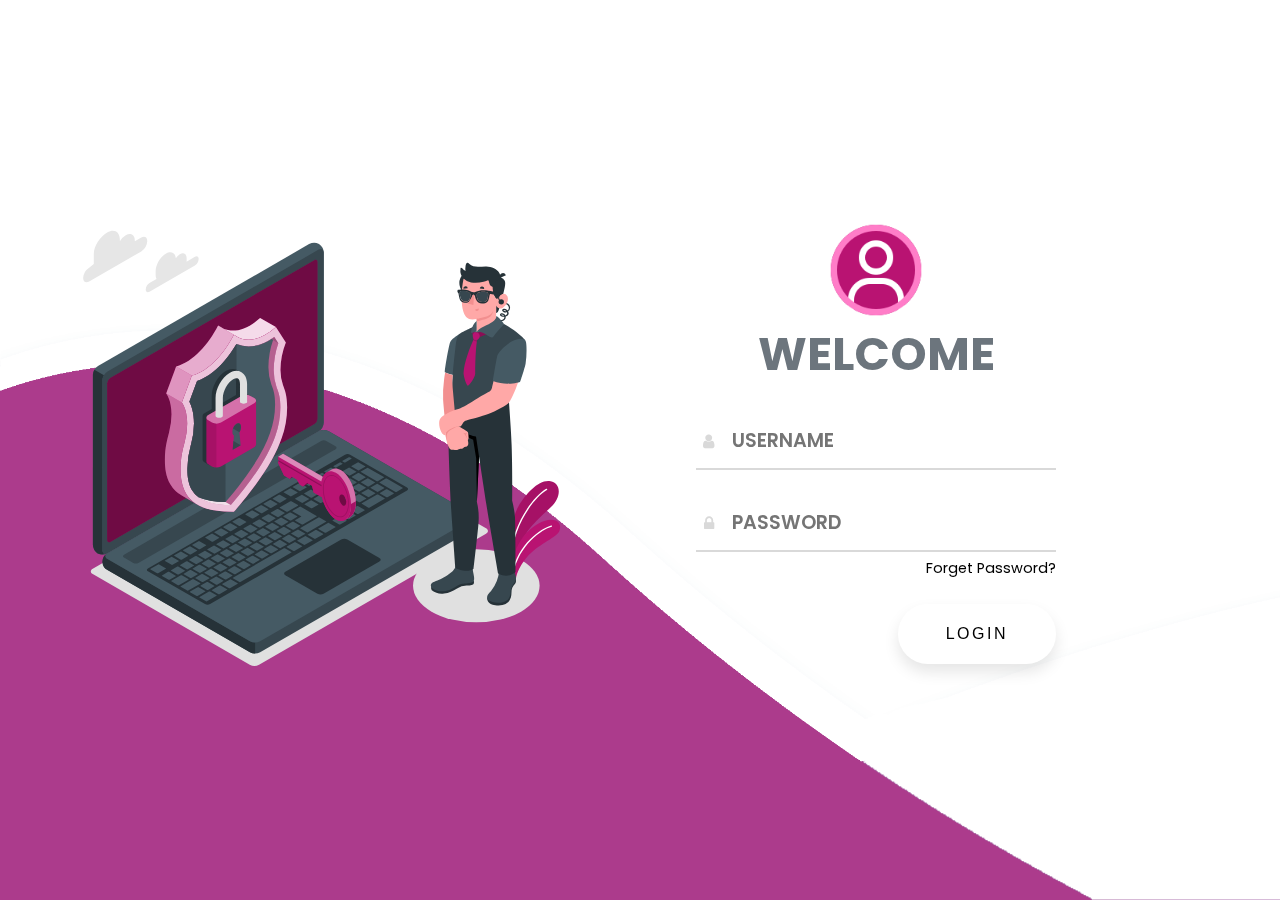
<file: index.html>
<!DOCTYPE html>
<html lang="en">

<head>
    <meta charset="utf-8">
    <title> Inventory Management System </title>
    <meta name="viewport" content="width=device-width, initial-scale=1.0, minimal-ui">

    <!-- stylesheet -->
    <link rel="stylesheet" href="assets/css/style.css">
    
    <!-- fonts and icons -->
    <link rel="preconnect" href="https://fonts.googleapis.com">
    <link rel="preconnect" href="https://fonts.gstatic.com" crossorigin>
    <link
        href="https://fonts.googleapis.com/css2?family=Poppins:ital,wght@0,100;0,200;0,300;0,400;0,500;0,600;0,700;0,800;0,900;1,100;1,200;1,300;1,400;1,500;1,600;1,700;1,800;1,900&display=swap"
        rel="stylesheet">
    <link rel="stylesheet" href="https://stackpath.bootstrapcdn.com/font-awesome/4.7.0/css/font-awesome.min.css">
</head>

<body>
    <img decoding="async" class="wave" src="assets\images\wave.png" alt="wave image">
    <div class="container">
        <div class="img">
            <img decoding="async" src="assets\images\login.svg" alt="login image">
        </div>
        <div class="login-content">
            <form action="dashboard.html" >
                <img decoding="async" src="assets\images\user.png" alt="user image">
                <h2 class="title">Welcome</h2>
                <div class="input-div one">
                    <div class="i">
                        <i class="fa fa-user"></i>
                    </div>
                    <div class="div">
                        <input required=""  type="text" class="input" placeholder="USERNAME">
                    </div>
                </div>
                <div class="input-div pass">
                    <div class="i">
                        <i class="fa fa-lock"></i>
                    </div>
                    <div class="div">
                        <input required="" type="password" class="input" placeholder="PASSWORD">
                    </div>
                </div>
                <a href="validation.html">Forget Password?</a>
                <input type="submit" class="btn d-block mr-0 ml-auto" value="LOGIN">
            </form>
        </div>
    </div>
</body>
</html>
</file>
<file: assets/css/style.css>
* {
    padding: 0;
    margin: 0;
    box-sizing: border-box;
}

:root {
    --background: #B91372;
    --background-shadow: #94155d;
    --shadow: #d9d9d9;
    --blue: #0d6efd;
    --indigo: #6610f2;
    --purple: #6f42c1;
    --pink: #d63384;
    --red: #dc3545;
    --orange: #fd7e14;
    --yellow: #ffc107;
    --green: #198754;
    --teal: #20c997;
    --cyan: #0dcaf0;
    --white: #fff;
    --black: #000;
    --gray: #6c757d;
    --gray-dark: #343a40;
    --primary: #0d6efd;
    --secondary: #6c757d;
    --success: #198754;
    --info: #0dcaf0;
    --warning: #ffc107;
    --danger: #dc3545;
    --light: #f8f9fa;
    --dark: #212529;

}

body {
    font-family: 'Poppins', sans-serif;
    overflow: hidden;
}

/*----------- LOGIN PAGE -----------*/
.wave {
    position: fixed;
    bottom: 0;
    left: 0;
    height: 130%;
    z-index: -1;
}

.container {
    width: 100vw;
    height: 100vh;
    display: grid;
    grid-template-columns: repeat(2, 1fr);
    grid-gap: 7rem;
    padding: 0 2rem;
}

.img {
    display: flex;
    justify-content: flex-end;
    align-items: center;
}

.login-content {
    display: flex;
    justify-content: flex-start;
    align-items: center;
    text-align: center;
}

.img img {
    width: 550px;
}

form {
    width: 360px;
}

.title{
    align-items: center;
    text-align: center;
    padding-bottom: 2rem;
}

.login-content img {
    height: 100px;
}

.login-content h2 {
    margin: 15px 0;
    color: var(--gray);
    text-transform: uppercase;
    font-size: 2.9rem;
}

.login-content .input-div {
    position: relative;
    display: grid;
    grid-template-columns: 7% 93%;
    margin: 25px 0;
    padding: 5px 0;
    border-bottom: 2px solid var(--shadow);
}

.login-content .input-div.one {
    margin-top: 0;
}

.i {
    color: var(--shadow);
    display: flex;
    justify-content: center;
    align-items: center;
}

.i i {
    transition: .3s;
}

.input-div>div {
    position: relative;
    height: 45px;
}

.input-div>div>h5 {
    position: absolute;
    left: 10px;
    top: 50%;
    transform: translateY(-50%);
    color: var(--gray1);
    font-size: 18px;
    transition: .3s;
}

.input-div:before,
.input-div:after {
    content: '';
    position: absolute;
    bottom: -2px;
    width: 0%;
    height: 2px;
    background-color: var(--background);
    transition: .4s;
}

.input-div:before {
    right: 50%;
}

.input-div:after {
    left: 50%;
}

.input-div.focus:before,
.input-div.focus:after {
    width: 50%;
}

.input-div.focus>div>h5 {
    top: -5px;
    font-size: 15px;
}

.input-div.focus>.i>i {
    color: var(--background);
}

.input-div>div>input {
    position: absolute;
    left: 0;
    top: 0;
    width: 100%;
    height: 100%;
    border: none;
    outline: none;
    background: none;
    padding: 0.5rem 0.7rem;
    font-size: 1.2rem;
    color: var(--gray1);
    font-family: 'poppins', sans-serif;
}

.input-div.pass {
    margin-bottom: 4px;
}

a {
    display: block;
    text-align: right;
    text-decoration: none;
    color: var(--gray1);
    font-size: 0.9rem;
    transition: .3s;
}

a:hover {
    color: var(--background);
}

.btn {
    text-align: center;
    display: block;
    margin: 1rem 0;
    margin-top: 1.5rem;
    padding: 1.3em 3em;
    font-size: 1rem;
    text-transform: uppercase;
    letter-spacing: 2.5px;
    font-weight: 500;
    color: #000;
    background-color: #fff;
    border: none;
    border-radius: 45px;
    box-shadow: 0px 8px 15px rgba(0, 0, 0, 0.1);
    transition: all 0.3s ease 0s;
    cursor: pointer;
    outline: none;
    margin-right: 0;
}

.btn:hover {
    background-color: var(--background);
    box-shadow: 0px 15px 20px rgba(166, 17, 102, 0.4);
    color: #fff;
    transform: translateY(-7px);
}

.btn:active {
    transform: translateY(-1px);
}

.mr-0 {
    margin-right: 0;
}

.ml-auto {
    margin-left: auto;
}

.d-block {
    display: block;
}

input::-webkit-input-placeholder {
    font-weight: 600;
}

@media screen and (max-width: 1050px) {
    .container {
        grid-gap: 5rem;
    }
}

@media screen and (max-width: 1000px) {
    form {
        width: 290px;
    }

    .login-content h2 {
        font-size: 2.4rem;
        margin: 8px 0;
    }

    .img img {
        width: 400px;
    }
}

@media screen and (max-width: 900px) {
    .container {
        grid-template-columns: 1fr;
    }

    .img {
        display: none;
    }

    .wave {
        display: none;
    }

    .login-content {
        justify-content: center;
    }
}
/*----------- DASHBOARD PAGE -----------*/
/*--------------- Loader ---------------*/
.loader-container {
    position: fixed;
    top: 0;
    left: 0;
    width: 100vw;
    height: 100vh;
    display: flex;
    justify-content: center;
    align-items: center;
}

.loader {
    border: 4px solid rgba(0, 0, 0, .1);
    border-left-color: transparent;
    width: 100px;
    height: 100px;
    border-radius: 50%;
    animation: spin89345 1s linear infinite;
}

.hidden {
    display: none;
}

#nav-container {
    transition: opacity 0.5s ease-in-out;
}

#main-container {
    transition: opacity 0.5s ease-in-out;
}

@keyframes spin89345 {
    0% {
        transform: rotate(0deg);
    }

    100% {
        transform: rotate(360deg);
    }
}

/*---------- Error message -----------*/

#error {
    width: 320px;
    padding: 12px;
    display: flex;
    flex-direction: row;
    align-items: center;
    justify-content: start;
    background: #EF665B;
    border-radius: 8px;
    box-shadow: 0px 0px 5px -3px #111;
}

.error__icon {
    width: 20px;
    height: 20px;
    transform: translateY(-2px);
    margin-right: 8px;
}

.error__icon path {
    fill: #fff;
}

.error__title {
    font-weight: 500;
    font-size: 14px;
    color: #fff;
    
}

.error__close {
    width: 20px;
    height: 20px;
    cursor: pointer;
    margin-left: auto;
}

.error__close path {
    fill: #fff;
}

/*---------- Side Bar -----------*/
:root {
    --base-clr: #11121a;
    --line-clr: #42434a;
    --hover-clr: #222533;
    --text-clr: #e6e6ef;
    --background: #B91372;
    --secondary-text-clr: #232427;
}

*{
  margin: 0;
  padding: 0;
}
html{
  font-family: Poppins, 'Segoe UI', Tahoma, Geneva, Verdana, sans-serif;
  line-height: 1.5rem;
}
body{
  min-height: 100vh;
  min-height: 100dvh;
  background-color: var(--white);
  display: grid;
  grid-template-columns: auto 1fr;
}

#sidebar {
    box-sizing: border-box;
    height: 100vh;
    width: 280px;
    padding: 5px 1em;
    background-color: var(--base-clr);
    border-right: 1px solid var(--line-clr);
    position: sticky;
    top: 0;
    align-self: start;
    transition: 300ms ease-in-out;
    overflow: hidden;
}

#sidebar.close {
    padding: 5px;
    width: 55px;
}

#sidebar ul {
    list-style: none;
}

#sidebar>ul>li:first-child {
    display: flex;
    justify-content: flex-end;
    margin-bottom: 16px;

    .logo {
        font-weight: 600;
    }
}

#sidebar ul li.active a {
    color: var(--background);

    svg {
        fill: var(--background);
    }
}

#sidebar a,
#sidebar .dropdown-btn,
#sidebar .logo {
    border-radius: .5em;
    padding: .85em;
    text-decoration: none;
    color: var(--text-clr);
    display: flex;
    align-items: center;
    gap: 1em;
}

.dropdown-btn {
    width: 100%;
    text-align: left;
    background: none;
    border: none;
    font-size: 14px;
    font-family: 'Poppins', sans-serif;
    font-weight: 400;
    cursor: pointer;
}

#sidebar svg {
    flex-shrink: 0;
    fill: var(--text-clr);
}

#sidebar a span,
#sidebar .dropdown-btn span {
    flex-grow: 1;
    text-align: left;
    margin-left: 10px;
}

#sidebar a:hover,
#sidebar .dropdown-btn:hover {
    background-color: var(--hover-clr);
}

#sidebar .sub-menu {
    display: grid;
    grid-template-rows: 0fr;
    transition: 300ms ease-in-out;

    >div {
        overflow: hidden;
    }
}

#sidebar .sub-menu.show {
    grid-template-rows: 1fr;
}

.dropdown-btn svg {
    transition: 200ms ease;
}

.rotate svg:last-child {
    rotate: 180deg;
}

#sidebar .sub-menu a {
    padding-left: 2em;
}

.separator {
    border-top: 1.5px solid var(--background);
}

#toggle-btn {
    margin-left: auto;
    padding: 1em;
    border: none;
    border-radius: .5em;
    background: none;
    cursor: pointer;

    svg {
        transition: rotate 150ms ease;
    }
}

#toggle-btn:hover {
    background-color: var(--hover-clr);
}

main {
    padding: min(20px, 7%);
}

main p {
    color: var(--secondary-text-clr);
    margin-top: 5px;
    margin-bottom: 15px;
}

.content {
    margin-bottom: 5px;
    padding: min(1em, 3%);
    text-align: justify;

    h2,
    p {
        margin-top: 1em
    }
}

@media(max-width: 800px) {
    body {
        grid-template-columns: 1fr;
    }

    main {
        padding: 2em 1em 60px 1em;
    }

    .container {
        border: none;
        padding: 0;
    }

    .separator{
        display: none;
    }

    #sidebar {
        height: 60px;
        width: 100%;
        border-right: none;
        border-top: 1px solid var(--line-clr);
        padding: 0;
        position: fixed;
        top: unset;
        bottom: 0;

        >ul {
            padding: 0;
            display: grid;
            grid-auto-columns: 60px;
            grid-auto-flow: column;
            align-items: center;
            overflow-x: scroll;
        }

        ul li {
            height: 100%;
        }

        ul a,
        ul .dropdown-btn {
            width: 60px;
            height: 60px;
            padding: 0;
            border-radius: 0;
            justify-content: center;
        }

        ul li span,
        ul li:first-child,
        .dropdown-btn svg:last-child {
            display: none;
        }

        ul li .sub-menu.show {
            position: fixed;
            bottom: 60px;
            left: 0;
            box-sizing: border-box;
            height: 60px;
            width: 100%;
            background-color: var(--hover-clr);
            border-top: 1px solid var(--line-clr);
            display: flex;
            justify-content: center;

            >div {
                overflow-x: auto;
            }

            li {
                display: inline-flex;
            }

            a {
                box-sizing: border-box;
                padding: 1em;
                width: auto;
                justify-content: center;
            }
        }
    }
}

/*---------- Product Card -----------*/
.tab1cards {
    display: flex;
    flex-direction: row;
    justify-content: space-between;
}

.card {
    position: relative;
    width: 15em;
    height: 20em;
    box-shadow: 0px 1px 13px rgba(0, 0, 0, 0.1);
    cursor: pointer;
    transition: all 120ms;
    display: flex;
    flex-direction: column;
    align-items: center;
    justify-content: center;
    background: #fff;
    padding: 0.5em;
    padding-bottom: 3.4em;
}

.card::after {
    content: "Add to Cart";
    padding-top: 1.25em;
    padding-left: 1.25em;
    position: absolute;
    left: 0;
    bottom: -60px;
    background: var(--background);
    color: var(--white);
    height: 2.5em;
    width: 90%;
    transition: all 80ms;
    font-weight: 600;
    text-transform: uppercase;
    opacity: 0;
}

.card .title {
    font-size: 0.9em;
    position: absolute;
    left: 0.625em;
    bottom: 1.875em;
    font-weight: 400;
    color: #000;
}

.card .price {
    font-size: 0.9em;
    font-weight: 800;
    position: absolute;
    left: 0.625em;
    bottom: 0.625em;
    color: #000;
}

.card:hover::after {
    bottom: 0;
    opacity: 1;
}

.card:active {
    transform: scale(0.98);
}

.card:active::after {
    content: "Added !";
    height: 3.125em;
}

.image {
    background: var(--white);
    width: 100%;
    height: 100%;
    display: grid;
    place-items: center;
}

.card1 {
    max-width: 200px;
}
</file>
